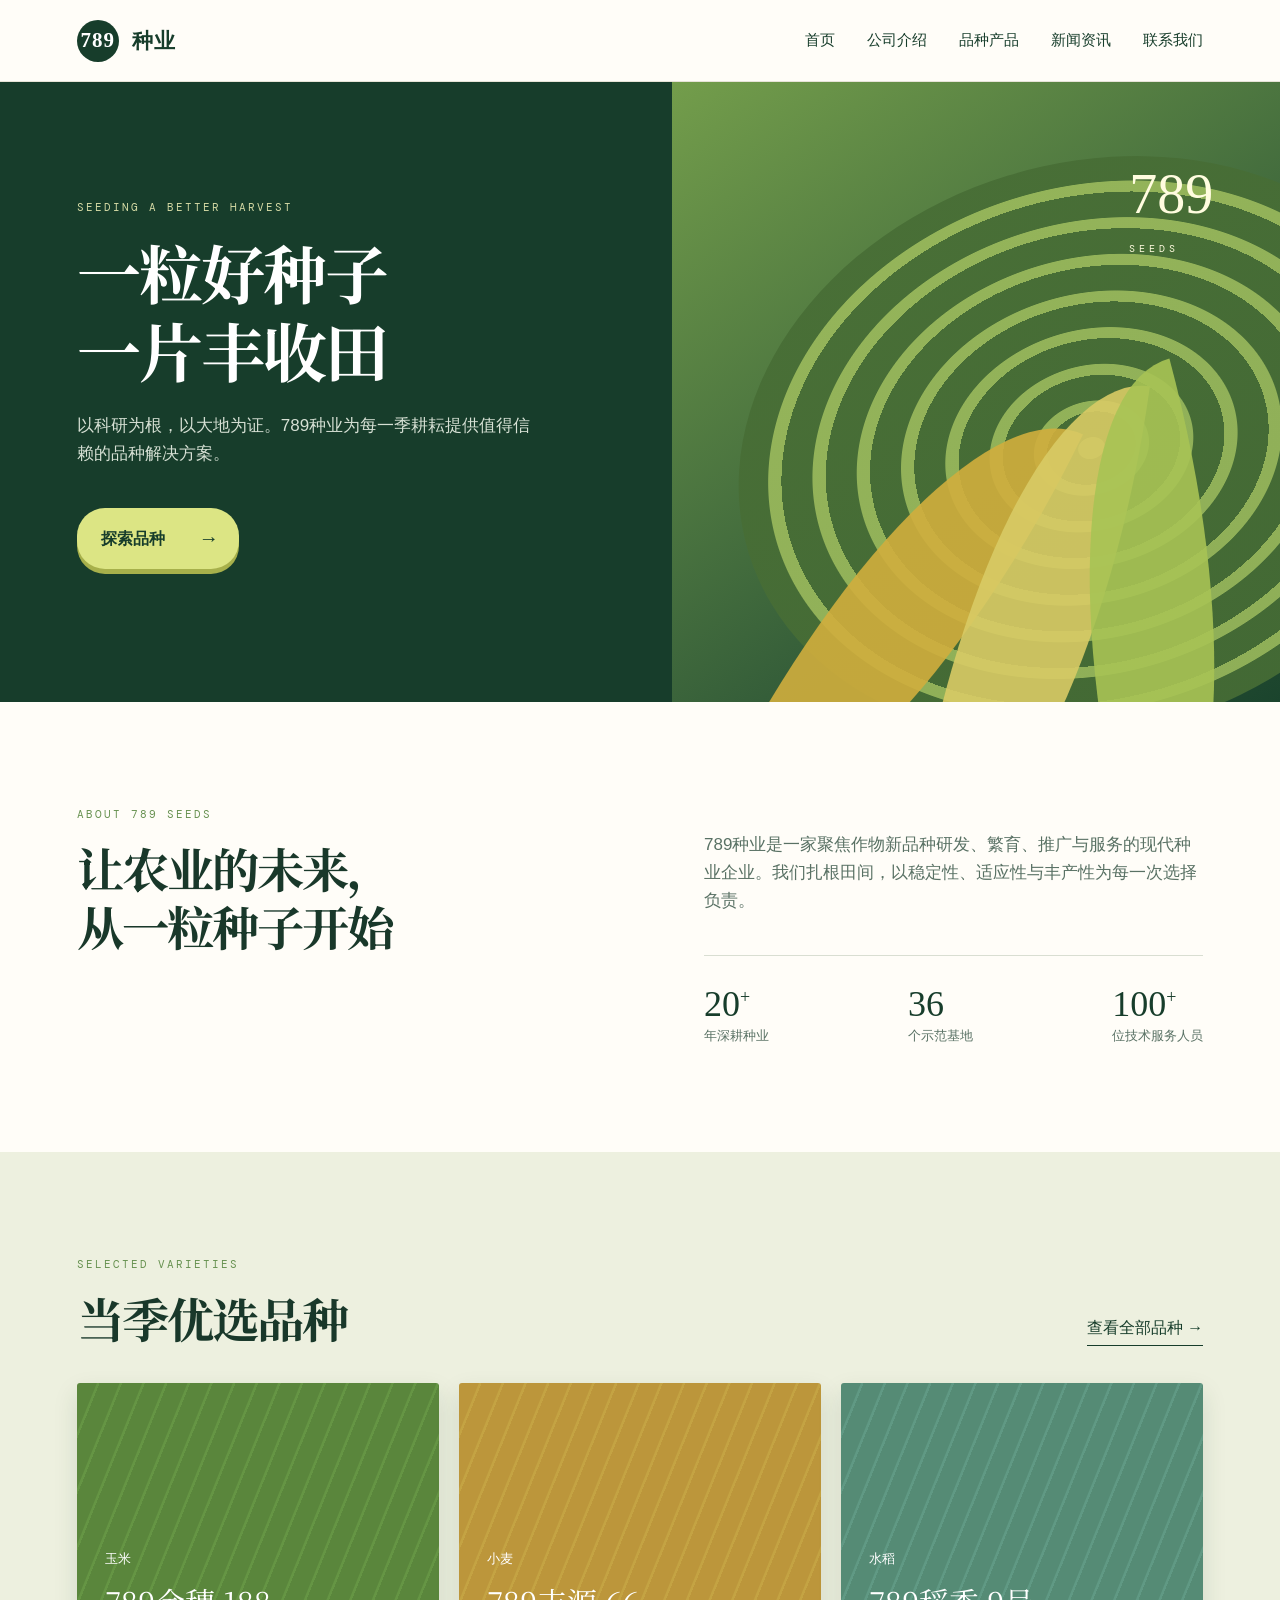
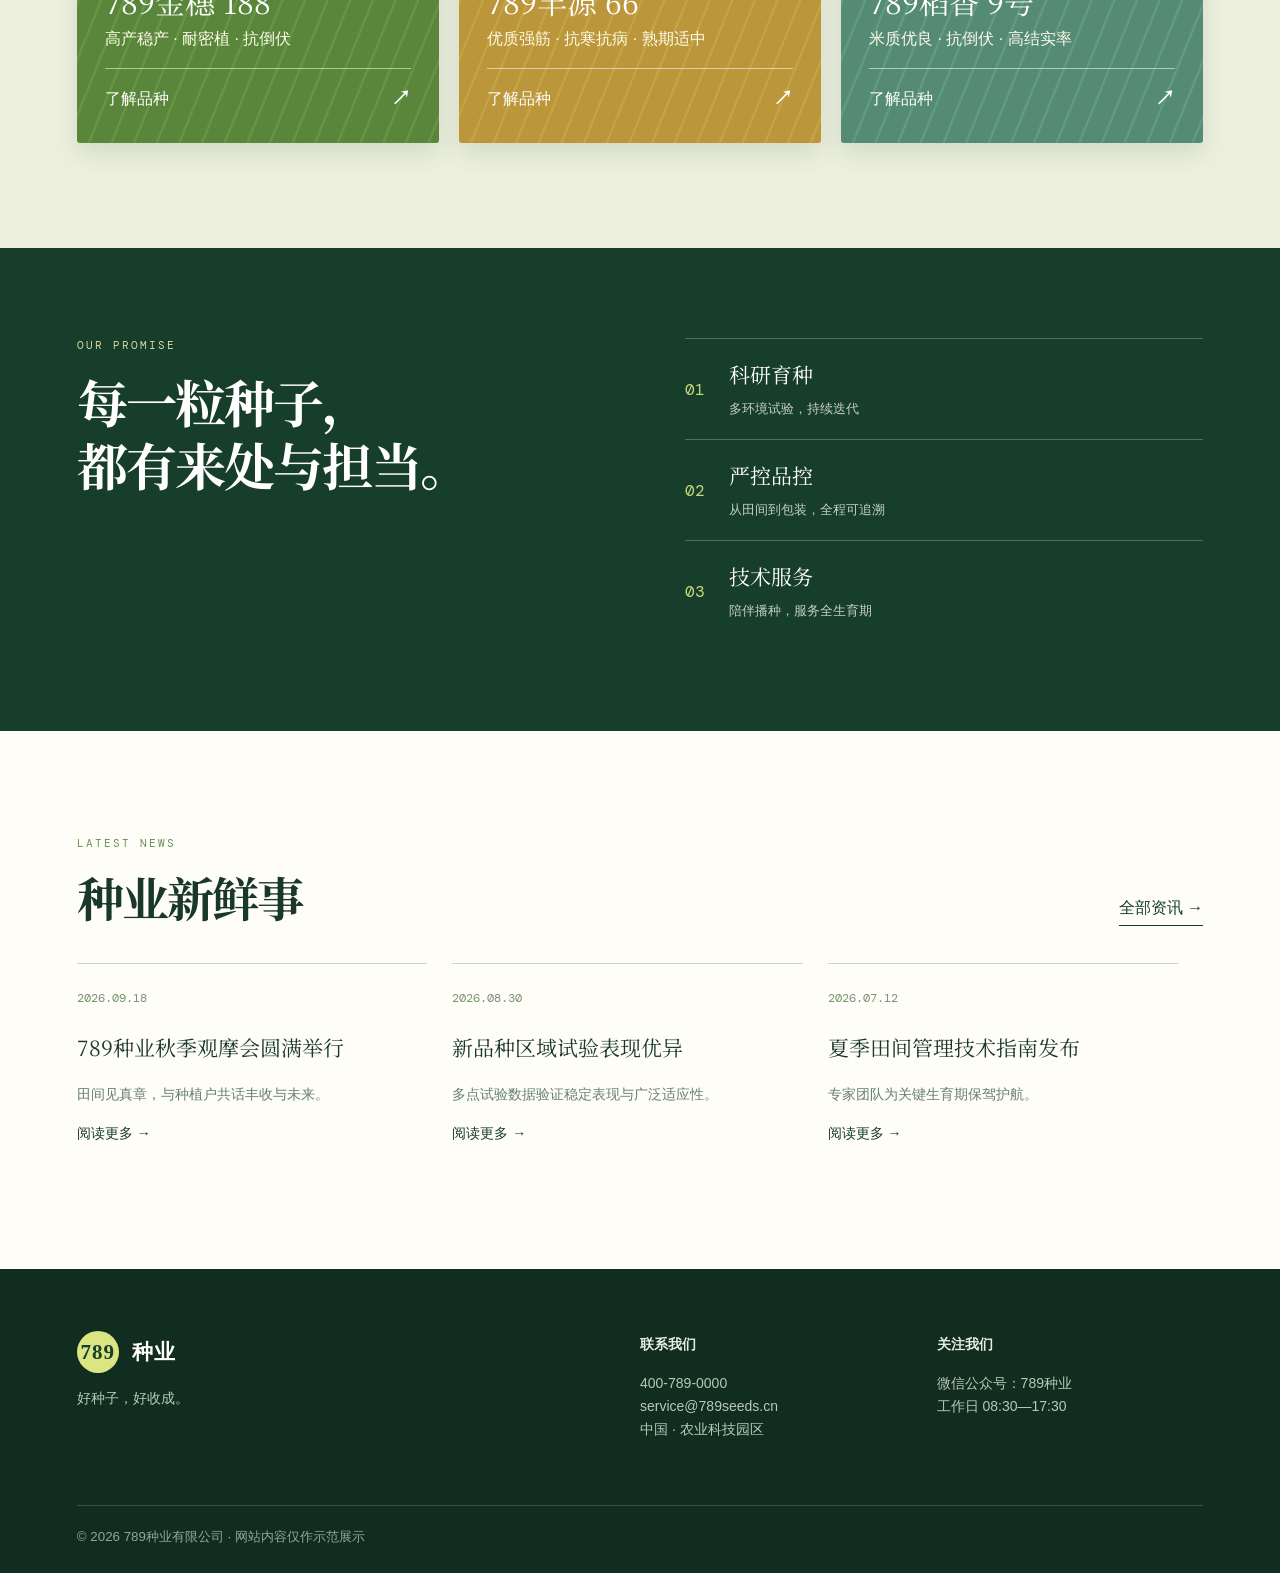
<file: index.html>
<!doctype html>
<html lang="zh-CN">
<head>
  <meta charset="UTF-8" /><meta name="viewport" content="width=device-width,initial-scale=1" />
  <meta name="description" content="789种业专注优质作物种子研发、繁育与推广，为现代农业提供可靠的品种解决方案。" />
  <meta name="keywords" content="种业,种子,玉米种子,小麦种子,农业新品种" />
  <meta name="theme-color" content="#173d2b" /><title>789种业｜让好种子成就好收成</title>
  <link rel="stylesheet" href="styles.css" />
</head>
<body>
<header class="header"><a class="logo" href="#home"><span>789</span> 种业</a><button class="menu" aria-label="打开导航">☰</button><nav><a href="#home">首页</a><a href="#about">公司介绍</a><a href="#varieties">品种产品</a><a href="#news">新闻资讯</a><a href="#contact">联系我们</a></nav></header>
<main>
<section id="home" class="hero"><div class="hero-copy"><p class="eyebrow">SEEDING A BETTER HARVEST</p><h1>一粒好种子<br/>一片丰收田</h1><p>以科研为根，以大地为证。789种业为每一季耕耘提供值得信赖的品种解决方案。</p><a class="cta" href="#varieties">探索品种 <b>→</b></a></div><div class="hero-art" aria-label="田野插画"><i></i><i></i><i></i><strong>789<br/><small>SEEDS</small></strong></div></section>
<section id="about" class="section about"><div><p class="eyebrow green">ABOUT 789 SEEDS</p><h2>让农业的未来，<br/>从一粒种子开始</h2></div><div><p>789种业是一家聚焦作物新品种研发、繁育、推广与服务的现代种业企业。我们扎根田间，以稳定性、适应性与丰产性为每一次选择负责。</p><div class="numbers"><span><b>20<sup>+</sup></b>年深耕种业</span><span><b>36</b>个示范基地</span><span><b>100<sup>+</sup></b>位技术服务人员</span></div></div></section>
<section id="varieties" class="section products"><div class="section-head"><div><p class="eyebrow green">SELECTED VARIETIES</p><h2>当季优选品种</h2></div><a href="products.html">查看全部品种 →</a></div><div class="grid"><article class="product-card corn"><span>玉米</span><h3>789金穗 188</h3><p>高产稳产 · 耐密植 · 抗倒伏</p><a href="product-detail.html">了解品种 <b>↗</b></a></article><article class="product-card wheat"><span>小麦</span><h3>789丰源 66</h3><p>优质强筋 · 抗寒抗病 · 熟期适中</p><a href="product-detail.html">了解品种 <b>↗</b></a></article><article class="product-card rice"><span>水稻</span><h3>789稻香 9号</h3><p>米质优良 · 抗倒伏 · 高结实率</p><a href="product-detail.html">了解品种 <b>↗</b></a></article></div></section>
<section class="promise"><div><p class="eyebrow">OUR PROMISE</p><h2>每一粒种子，<br/>都有来处与担当。</h2></div><ul><li><b>01</b><span>科研育种<br/><small>多环境试验，持续迭代</small></span></li><li><b>02</b><span>严控品控<br/><small>从田间到包装，全程可追溯</small></span></li><li><b>03</b><span>技术服务<br/><small>陪伴播种，服务全生育期</small></span></li></ul></section>
<section id="news" class="section news"><div class="section-head"><div><p class="eyebrow green">LATEST NEWS</p><h2>种业新鲜事</h2></div><a href="news.html">全部资讯 →</a></div><div class="news-list"><article><time>2026.09.18</time><h3>789种业秋季观摩会圆满举行</h3><p>田间见真章，与种植户共话丰收与未来。</p><a href="news.html">阅读更多 →</a></article><article><time>2026.08.30</time><h3>新品种区域试验表现优异</h3><p>多点试验数据验证稳定表现与广泛适应性。</p><a href="news.html">阅读更多 →</a></article><article><time>2026.07.12</time><h3>夏季田间管理技术指南发布</h3><p>专家团队为关键生育期保驾护航。</p><a href="news.html">阅读更多 →</a></article></div></section>
</main>
<footer id="contact"><div class="footer-top"><div><a class="logo" href="#home"><span>789</span> 种业</a><p>好种子，好收成。</p></div><div><b>联系我们</b><p>400-789-0000<br/>service@789seeds.cn<br/>中国 · 农业科技园区</p></div><div><b>关注我们</b><p>微信公众号：789种业<br/>工作日 08:30—17:30</p></div></div><small>© 2026 789种业有限公司 · 网站内容仅作示范展示</small></footer><script src="script.js"></script>
</body></html>
</file>
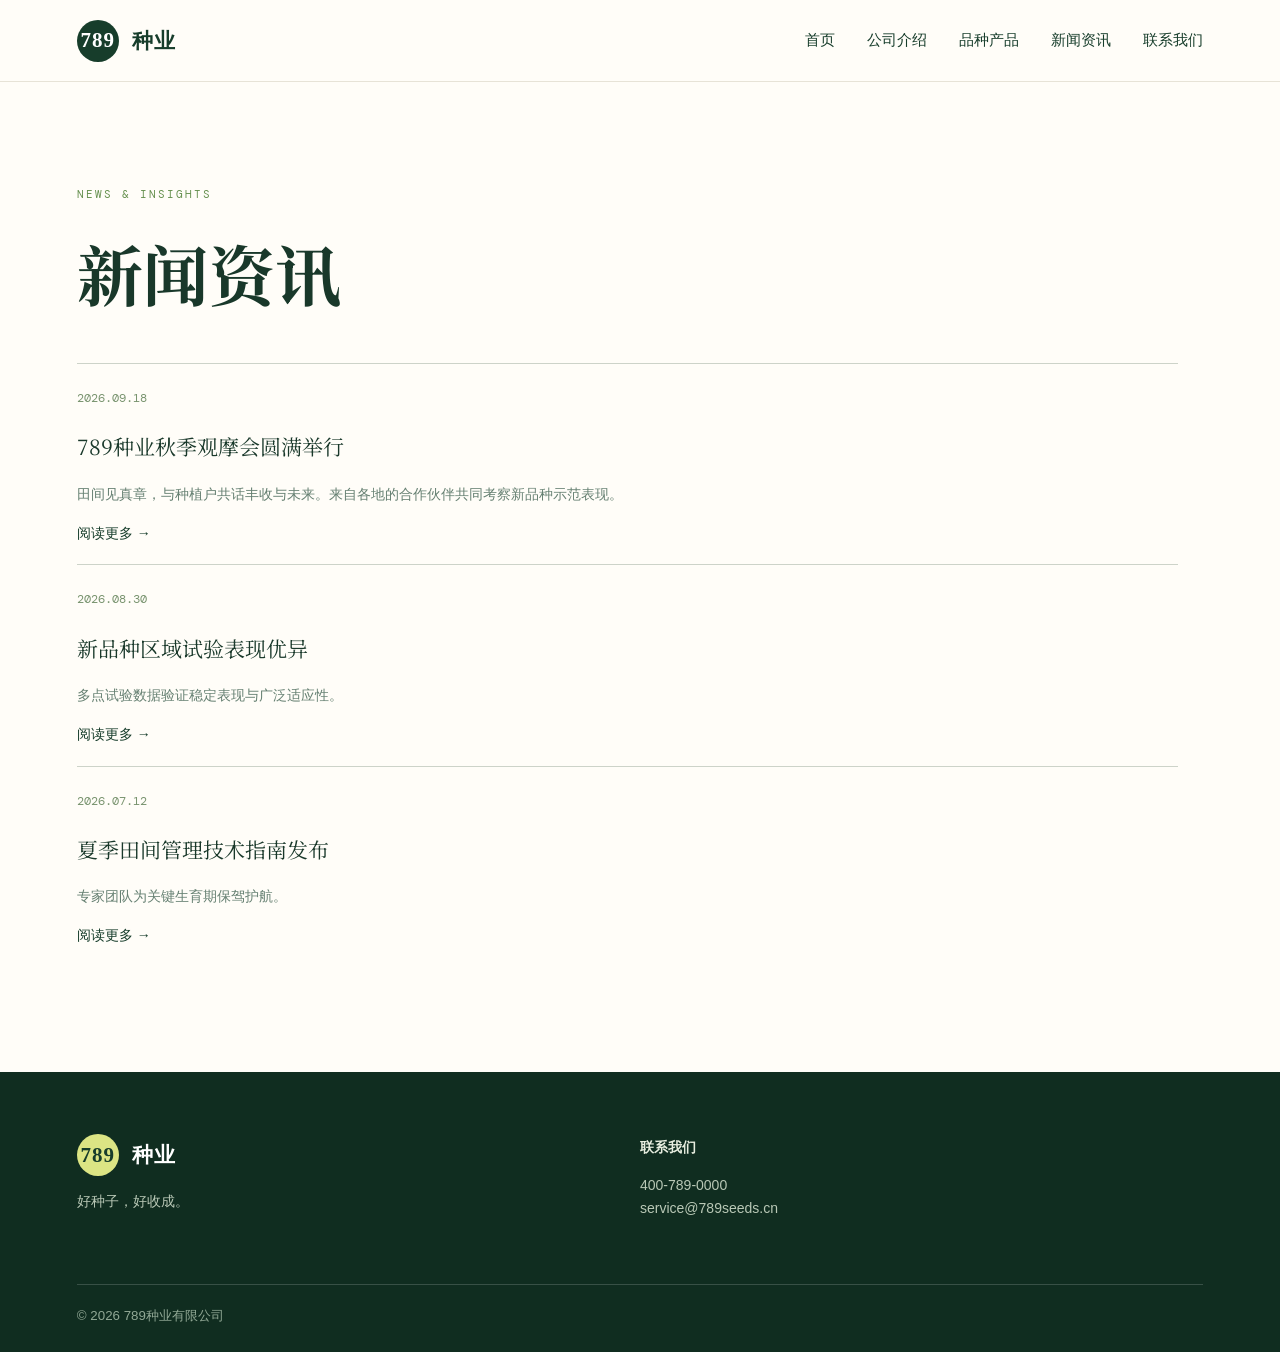
<file: news.html>
<!doctype html><html lang="zh-CN"><head><meta charset="UTF-8"><meta name="viewport" content="width=device-width,initial-scale=1"><meta name="description" content="789种业新闻资讯与技术服务动态。"><title>新闻资讯｜789种业</title><link rel="stylesheet" href="styles.css"></head><body><header class="header"><a class="logo" href="index.html"><span>789</span> 种业</a><button class="menu" aria-label="打开导航">☰</button><nav><a href="index.html">首页</a><a href="index.html#about">公司介绍</a><a href="products.html">品种产品</a><a href="news.html">新闻资讯</a><a href="index.html#contact">联系我们</a></nav></header><main><section class="section news"><p class="eyebrow green">NEWS & INSIGHTS</p><h1 style="font-family:'Noto Serif SC';font-size:clamp(38px,6vw,66px);margin:0 0 35px">新闻资讯</h1><div class="news-list" style="grid-template-columns:1fr"><article><time>2026.09.18</time><h3>789种业秋季观摩会圆满举行</h3><p>田间见真章，与种植户共话丰收与未来。来自各地的合作伙伴共同考察新品种示范表现。</p><a href="#">阅读更多 →</a></article><article><time>2026.08.30</time><h3>新品种区域试验表现优异</h3><p>多点试验数据验证稳定表现与广泛适应性。</p><a href="#">阅读更多 →</a></article><article><time>2026.07.12</time><h3>夏季田间管理技术指南发布</h3><p>专家团队为关键生育期保驾护航。</p><a href="#">阅读更多 →</a></article></div></section></main><footer id="contact"><div class="footer-top"><div><a class="logo" href="index.html"><span>789</span> 种业</a><p>好种子，好收成。</p></div><div><b>联系我们</b><p>400-789-0000<br>service@789seeds.cn</p></div></div><small>© 2026 789种业有限公司</small></footer><script src="script.js"></script></body></html>
</file>
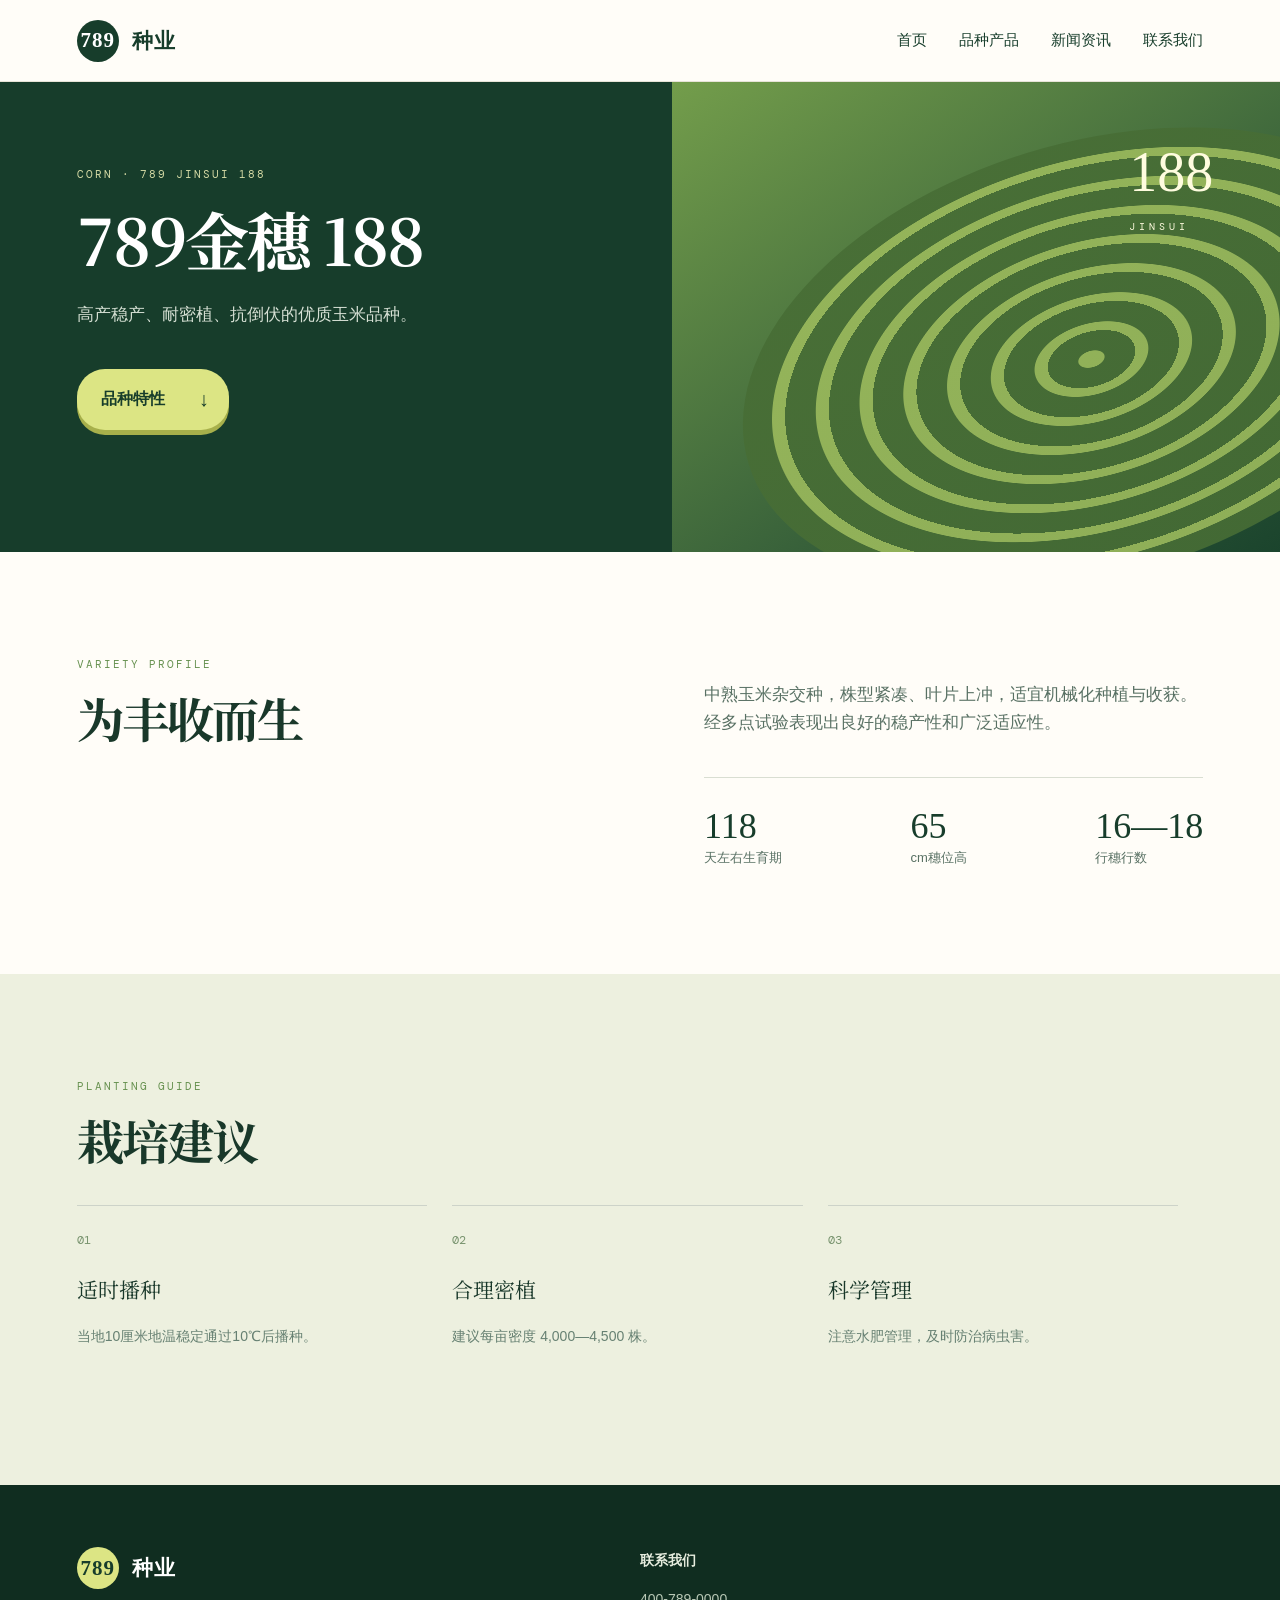
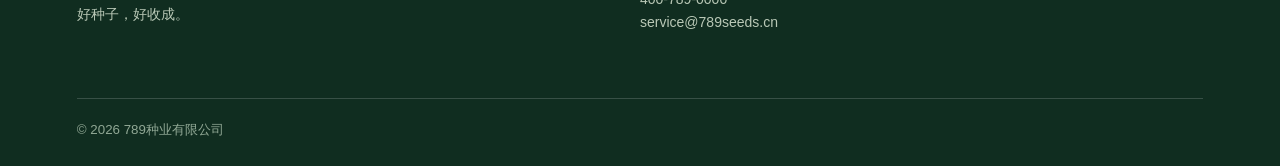
<file: product-detail.html>
<!doctype html><html lang="zh-CN"><head><meta charset="UTF-8"><meta name="viewport" content="width=device-width,initial-scale=1"><meta name="description" content="789金穗188玉米品种特性、栽培要点与适种区域。"><title>789金穗188｜789种业</title><link rel="stylesheet" href="styles.css"></head><body><header class="header"><a class="logo" href="index.html"><span>789</span> 种业</a><button class="menu" aria-label="打开导航">☰</button><nav><a href="index.html">首页</a><a href="products.html">品种产品</a><a href="news.html">新闻资讯</a><a href="index.html#contact">联系我们</a></nav></header><main><section class="hero" style="min-height:470px"><div class="hero-copy" style="padding-top:85px"><p class="eyebrow">CORN · 789 JINSUI 188</p><h1>789金穗 188</h1><p>高产稳产、耐密植、抗倒伏的优质玉米品种。</p><a class="cta" href="#intro">品种特性 <b>↓</b></a></div><div class="hero-art"><strong>188<br><small>JINSUI</small></strong></div></section><section id="intro" class="section about"><div><p class="eyebrow green">VARIETY PROFILE</p><h2>为丰收而生</h2></div><div><p>中熟玉米杂交种，株型紧凑、叶片上冲，适宜机械化种植与收获。经多点试验表现出良好的稳产性和广泛适应性。</p><div class="numbers"><span><b>118</b>天左右生育期</span><span><b>65</b>cm穗位高</span><span><b>16—18</b>行穗行数</span></div></div></section><section class="section products"><div class="section-head"><div><p class="eyebrow green">PLANTING GUIDE</p><h2>栽培建议</h2></div></div><div class="news-list"><article><time>01</time><h3>适时播种</h3><p>当地10厘米地温稳定通过10℃后播种。</p></article><article><time>02</time><h3>合理密植</h3><p>建议每亩密度 4,000—4,500 株。</p></article><article><time>03</time><h3>科学管理</h3><p>注意水肥管理，及时防治病虫害。</p></article></div></section></main><footer id="contact"><div class="footer-top"><div><a class="logo" href="index.html"><span>789</span> 种业</a><p>好种子，好收成。</p></div><div><b>联系我们</b><p>400-789-0000<br>service@789seeds.cn</p></div></div><small>© 2026 789种业有限公司</small></footer><script src="script.js"></script></body></html>
</file>
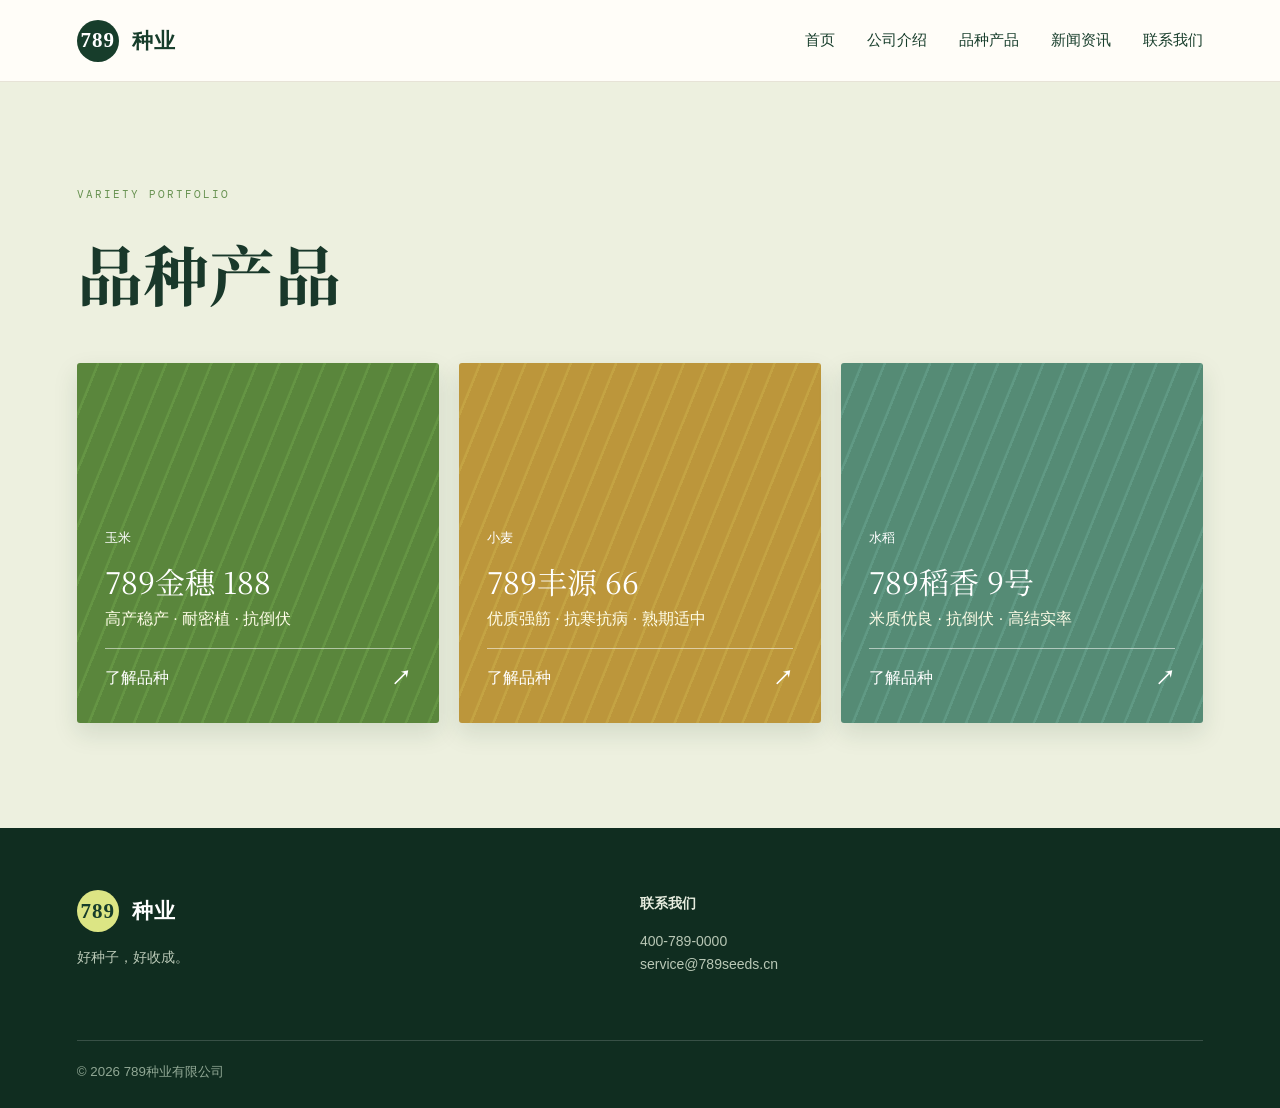
<file: products.html>
<!doctype html><html lang="zh-CN"><head><meta charset="UTF-8"><meta name="viewport" content="width=device-width,initial-scale=1"><meta name="description" content="789种业品种产品列表，覆盖玉米、小麦、水稻等作物。"><title>品种产品｜789种业</title><link rel="stylesheet" href="styles.css"></head><body><header class="header"><a class="logo" href="index.html"><span>789</span> 种业</a><button class="menu" aria-label="打开导航">☰</button><nav><a href="index.html">首页</a><a href="index.html#about">公司介绍</a><a href="products.html">品种产品</a><a href="news.html">新闻资讯</a><a href="index.html#contact">联系我们</a></nav></header><main><section class="section products"><p class="eyebrow green">VARIETY PORTFOLIO</p><h1 style="font-family:'Noto Serif SC';font-size:clamp(38px,6vw,66px);margin:0 0 35px">品种产品</h1><div class="grid"><article class="product-card corn"><span>玉米</span><h3>789金穗 188</h3><p>高产稳产 · 耐密植 · 抗倒伏</p><a href="product-detail.html">了解品种 <b>↗</b></a></article><article class="product-card wheat"><span>小麦</span><h3>789丰源 66</h3><p>优质强筋 · 抗寒抗病 · 熟期适中</p><a href="product-detail.html">了解品种 <b>↗</b></a></article><article class="product-card rice"><span>水稻</span><h3>789稻香 9号</h3><p>米质优良 · 抗倒伏 · 高结实率</p><a href="product-detail.html">了解品种 <b>↗</b></a></article></div></section></main><footer id="contact"><div class="footer-top"><div><a class="logo" href="index.html"><span>789</span> 种业</a><p>好种子，好收成。</p></div><div><b>联系我们</b><p>400-789-0000<br>service@789seeds.cn</p></div></div><small>© 2026 789种业有限公司</small></footer><script src="script.js"></script></body></html>
</file>
<file: styles.css>
@import url('https://fonts.googleapis.com/css2?family=DM+Mono&family=Noto+Serif+SC:wght@500;600;700&family=Source+Han+Sans+SC&display=swap');
:root{--ink:#173d2b;--leaf:#38724b;--cream:#f5f3eb;--gold:#d4a83c}*{box-sizing:border-box}html{scroll-behavior:smooth}body{margin:0;background:var(--cream);color:#19382a;font-family:"Source Han Sans SC",Arial,sans-serif;line-height:1.65}.header{height:82px;display:flex;align-items:center;justify-content:space-between;padding:0 6vw;background:#fffdf8;position:sticky;top:0;z-index:5;border-bottom:1px solid #e7e3d7}.logo{font-size:21px;font-weight:700;color:var(--ink);text-decoration:none;letter-spacing:1px}.logo span{display:inline-grid;place-items:center;background:var(--ink);color:#fff;border-radius:50%;width:42px;height:42px;margin-right:6px;font-family:Georgia}.header nav{display:flex;gap:32px}.header nav a{color:var(--ink);text-decoration:none;font-size:15px}.header nav a:hover{color:#7e9f43}.menu{display:none;background:none;border:0;font-size:25px}.hero{min-height:620px;background:var(--ink);color:#fff;display:grid;grid-template-columns:1.05fr .95fr;overflow:hidden}.hero-copy{padding:118px 6vw 80px;z-index:1}.eyebrow{font:11px "DM Mono",monospace;letter-spacing:2px;color:#d5daa5;margin:0 0 18px}.green{color:#679150}.hero h1,.section h2,.promise h2{font-family:"Noto Serif SC",serif;font-size:clamp(38px,5vw,68px);line-height:1.22;letter-spacing:-2px;margin:0 0 24px}.hero-copy>p:not(.eyebrow){max-width:460px;color:#d6e0d4;font-size:17px}.cta{margin-top:23px;display:inline-flex;gap:34px;align-items:center;padding:14px 20px 14px 24px;border-radius:28px;background:#dce584;color:var(--ink);text-decoration:none;font-weight:bold;box-shadow:0 5px 0 #a7b04b;transition:.2s}.cta:hover{transform:translateY(-2px);box-shadow:0 7px 0 #a7b04b}.cta b,.product-card b{font-size:20px}.hero-art{position:relative;background:linear-gradient(145deg,#739d4b,#355e39 65%,#1b442d);overflow:hidden}.hero-art:before{content:"";position:absolute;inset:13% -28% -5% 10%;border-radius:50%;background:repeating-radial-gradient(ellipse at center,#9bba5c 0 13px,#476d35 14px 45px);transform:rotate(-17deg);opacity:.9}.hero-art i{position:absolute;width:170px;height:500px;border-radius:100% 0;background:#d1ae3e;bottom:-170px;transform:rotate(26deg);left:23%;opacity:.9}.hero-art i:nth-child(2){left:45%;background:#d9cb65;transform:rotate(8deg)}.hero-art i:nth-child(3){left:65%;background:#a8c455;transform:rotate(-15deg)}.hero-art strong{font:56px Georgia;position:absolute;right:11%;top:15%;line-height:.7;color:#fffcdf}.hero-art small{font:10px "DM Mono";letter-spacing:4px}.section{padding:105px 6vw}.about{display:grid;grid-template-columns:1fr 1fr;gap:10vw;background:#fffdf8}.about h2,.section-head h2{font-size:clamp(31px,3.7vw,52px);margin:0}.about>div>p:not(.eyebrow){margin:24px 0;color:#597164;font-size:17px}.numbers{display:flex;justify-content:space-between;border-top:1px solid #d9ded2;padding-top:27px;margin-top:40px;gap:14px}.numbers span{font-size:13px;color:#597164}.numbers b{display:block;font:36px Georgia;color:var(--ink)}.numbers sup{font-size:18px}.products{background:#edf0df}.section-head{display:flex;justify-content:space-between;align-items:end;margin-bottom:37px}.section-head>a{color:var(--ink);text-decoration:none;border-bottom:1px solid var(--ink);padding-bottom:4px}.grid{display:grid;grid-template-columns:repeat(3,1fr);gap:20px}.product-card{height:360px;border-radius:3px;padding:28px;display:flex;flex-direction:column;justify-content:flex-end;color:white;overflow:hidden;position:relative;background:#5a863c;box-shadow:0 10px 24px #183c2a20;transition:transform .25s}.product-card:hover{transform:translateY(-7px)}.product-card:before{content:"";position:absolute;width:100%;height:100%;inset:0;background:repeating-linear-gradient(112deg,transparent 0 18px,#ffffff20 19px 21px);mix-blend-mode:overlay}.wheat{background:#bc963b}.rice{background:#558b75}.product-card>*{position:relative}.product-card span{font-size:13px}.product-card h3{font:30px "Noto Serif SC";margin:10px 0 0}.product-card p{margin:3px 0 16px;color:#fffde8}.product-card a{display:flex;justify-content:space-between;align-items:center;text-decoration:none;color:white;border-top:1px solid #ffffff88;padding-top:13px}.promise{background:var(--ink);color:white;padding:90px 6vw;display:grid;grid-template-columns:1fr 1fr;gap:7vw}.promise h2{font-size:clamp(32px,4vw,55px)}.promise ul{list-style:none;padding:0;margin:0}.promise li{border-top:1px solid #ffffff40;padding:20px 0;display:flex;gap:24px;align-items:center}.promise li b{color:#cbd77c;font:16px "DM Mono"}.promise li span{font:21px "Noto Serif SC"}.promise small{font:13px "Source Han Sans SC";color:#c6d0c1}.news{background:#fffdf8}.news-list{display:grid;grid-template-columns:repeat(3,1fr);gap:0}.news-list article{padding:20px 30px 18px 0;margin-right:25px;border-top:1px solid #cdd3c9}.news-list time{font:12px "DM Mono";color:#78936e}.news-list h3{font:21px "Noto Serif SC";line-height:1.45}.news-list p{font-size:14px;color:#668072}.news-list a{color:var(--ink);text-decoration:none;font-size:14px}footer{background:#102d20;color:#e7eddf;padding:62px 6vw 25px}.footer-top{display:grid;grid-template-columns:2fr 1fr 1fr;gap:30px;padding-bottom:50px}.footer-top .logo{color:white}.footer-top .logo span{background:#dce584;color:var(--ink)}.footer-top p{color:#b9c8b6;font-size:14px}.footer-top b{font-size:14px}footer small{display:block;border-top:1px solid #ffffff2b;padding-top:20px;color:#91a895}@media(max-width:720px){.header{height:66px;padding:0 5vw}.header nav{display:none;position:absolute;left:0;right:0;top:65px;background:#fffdf8;padding:20px 5vw;flex-direction:column;gap:15px}.header nav.open{display:flex}.menu{display:block}.hero{grid-template-columns:1fr;min-height:690px}.hero-copy{padding:78px 7vw 25px}.hero-art{height:250px}.hero-art strong{font-size:45px;top:12%;right:14%}.about,.promise{grid-template-columns:1fr;gap:35px;padding:70px 7vw}.section{padding:72px 7vw}.numbers b{font-size:27px}.section-head{align-items:start;gap:20px}.grid,.news-list{grid-template-columns:1fr}.product-card{height:280px}.news-list article{margin:0;padding:23px 0}.footer-top{grid-template-columns:1fr;gap:22px;padding-bottom:35px}}
</file>
